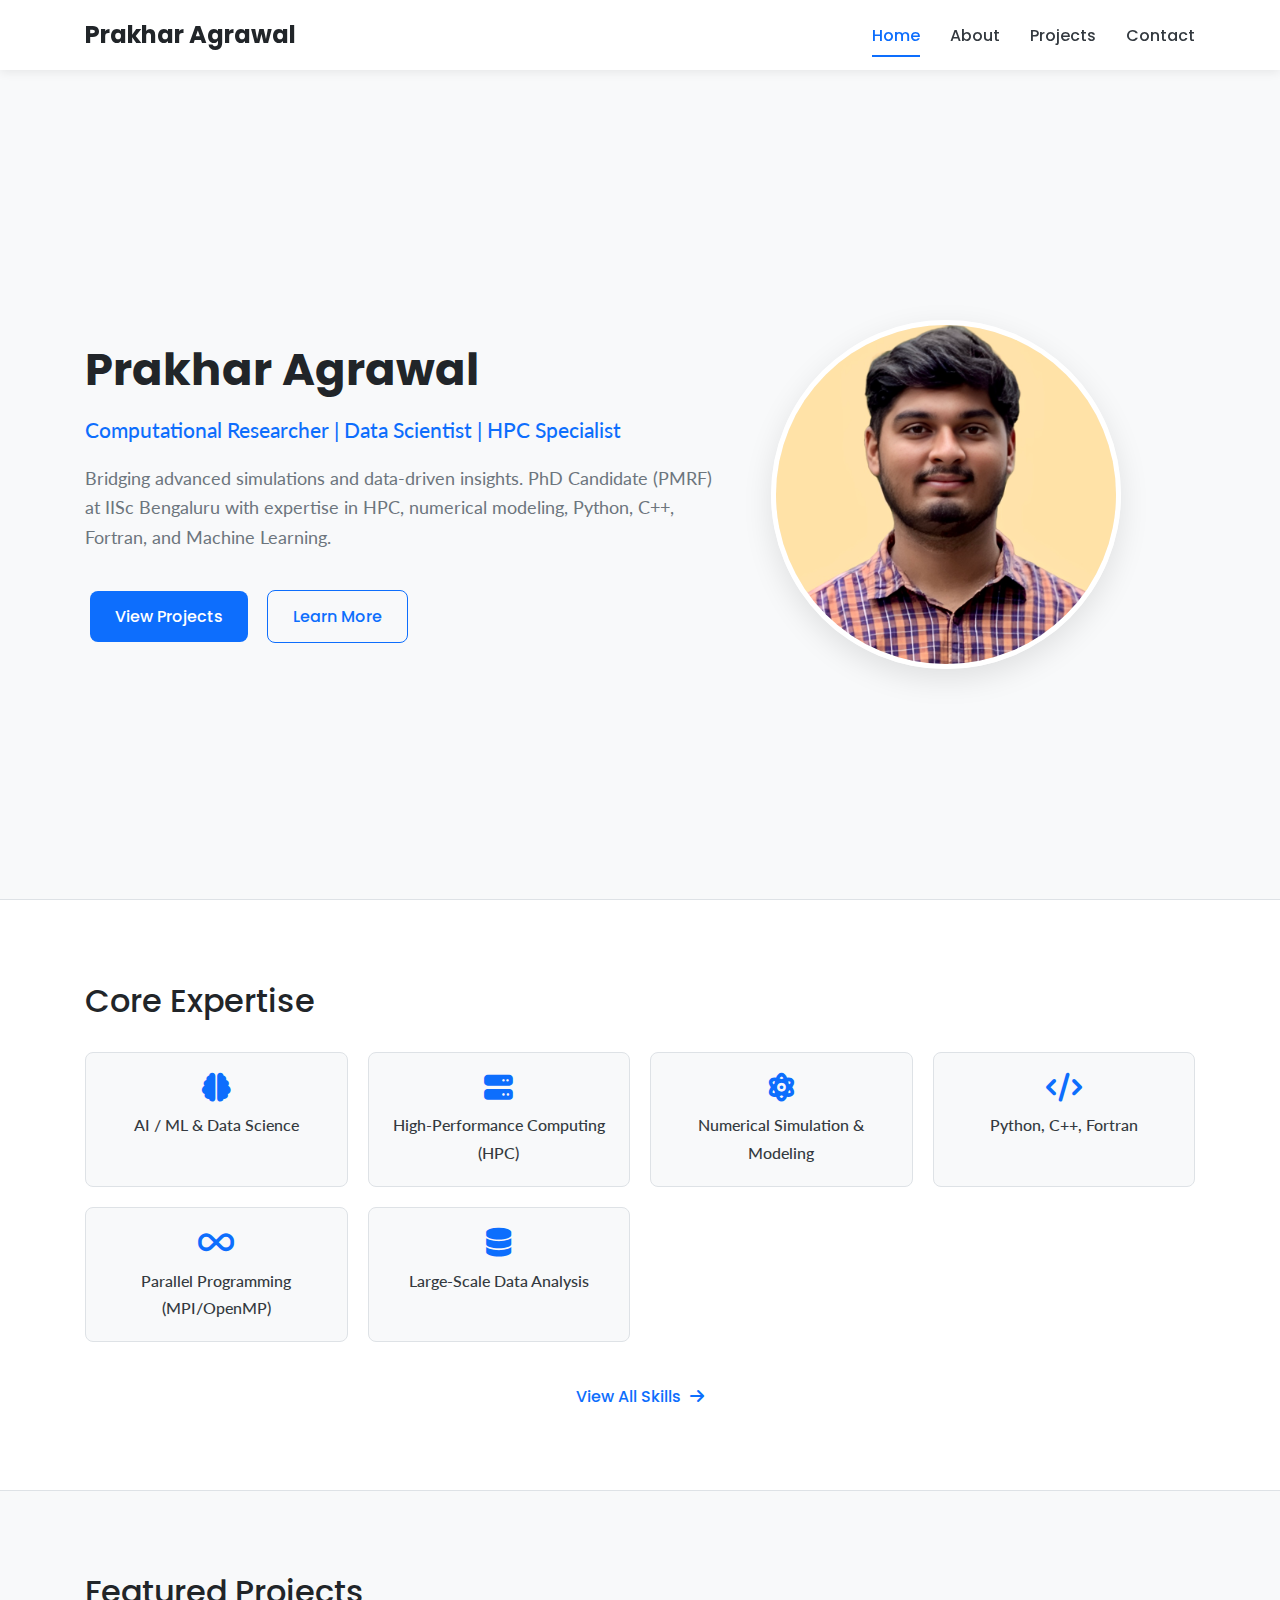
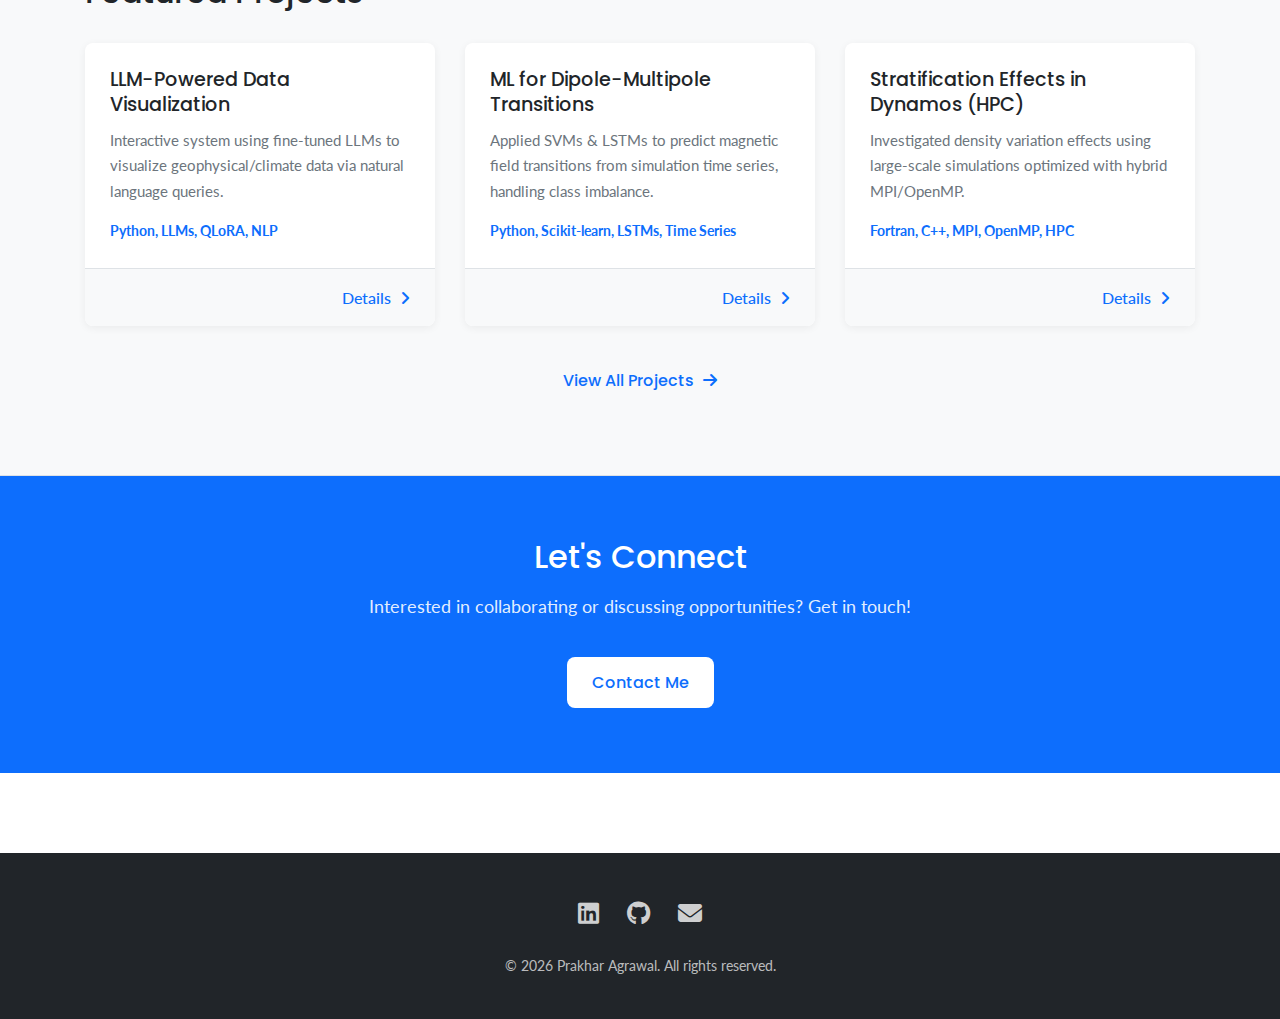
<file: index.html>
<!DOCTYPE html>
<html lang="en">
<head>
    <meta charset="UTF-8">
    <meta name="viewport" content="width=device-width, initial-scale=1.0">
    <title>Prakhar Agrawal - HPC, Data Science & ML</title>
    <link rel="stylesheet" href="style.css">
    <link rel="preconnect" href="https://fonts.googleapis.com">
    <link rel="preconnect" href="https://fonts.gstatic.com" crossorigin>
    <link href="https://fonts.googleapis.com/css2?family=Poppins:wght@400;500;700&family=Lato:wght@400;700&display=swap" rel="stylesheet">
    <link rel="stylesheet" href="https://cdnjs.cloudflare.com/ajax/libs/font-awesome/6.4.0/css/all.min.css"> <!-- Updated Font Awesome -->
</head>
<body>

    <header id="header">
        <nav class="container">
            <a href="index.html" class="logo">Prakhar Agrawal</a>
            <ul class="nav-links">
                <li><a href="index.html" class="active">Home</a></li>
                <li><a href="about.html">About</a></li>
                <li><a href="projects.html">Projects</a></li>
                <li><a href="contact.html">Contact</a></li>
            </ul>
            <button class="mobile-nav-toggle" aria-label="Toggle navigation" aria-expanded="false">
                <span></span>
                <span></span>
                <span></span>
            </button>
        </nav>
    </header>

    <main>
        <!-- Hero Section -->
        <section id="hero" class="hero-section">
            <div class="container hero-content">
                <div class="hero-text">
                    <h1>Prakhar Agrawal</h1>
                    <p class="tagline">Computational Researcher | Data Scientist | HPC Specialist</p>
                    <p>Bridging advanced simulations and data-driven insights. PhD Candidate (PMRF) at IISc Bengaluru with expertise in HPC, numerical modeling, Python, C++, Fortran, and Machine Learning.</p>
                    <div class="hero-buttons">
                        <a href="projects.html" class="btn btn-primary">View Projects</a>
                        <a href="about.html" class="btn btn-secondary">Learn More</a>
                    </div>
                </div>
                <div class="hero-image">
                    <img src="profile.jpg" alt="Prakhar Agrawal">
                </div>
            </div>
        </section>

        <!-- Skills Highlights Section -->
        <section id="skills-highlights" class="skills-section">
            <div class="container">
                <h2>Core Expertise</h2>
                <div class="skills-grid-condensed">
                    <div class="skill-item"><i class="fas fa-brain"></i> AI / ML & Data Science</div>
                    <div class="skill-item"><i class="fas fa-server"></i> High-Performance Computing (HPC)</div>
                    <div class="skill-item"><i class="fas fa-atom"></i> Numerical Simulation & Modeling</div>
                    <div class="skill-item"><i class="fas fa-code"></i> Python, C++, Fortran</div>
                    <div class="skill-item"><i class="fas fa-infinity"></i> Parallel Programming (MPI/OpenMP)</div>
                    <div class="skill-item"><i class="fas fa-database"></i> Large-Scale Data Analysis</div>
                </div>
                 <div class="view-all-link">
                    <a href="about.html#skills">View All Skills <i class="fas fa-arrow-right"></i></a>
                 </div>
            </div>
        </section>

        <!-- Featured Projects Section -->
        <section id="featured-projects" class="projects-section-condensed">
            <div class="container">
                <h2>Featured Projects</h2>
                <div class="projects-grid">
                    <!-- Project 1: LLM Viz -->
                    <div class="project-card">
                        <div class="card-content">
                            <h3>LLM-Powered Data Visualization</h3>
                            <p>Interactive system using fine-tuned LLMs to visualize geophysical/climate data via natural language queries.</p>
                            <p class="tech-stack">Python, LLMs, QLoRA, NLP</p>
                        </div>
                        <a href="projects.html#project-llm" class="card-link">Details <i class="fas fa-angle-right"></i></a>
                    </div>
                    <!-- Project 2: Dipole Prediction -->
                    <div class="project-card">
                         <div class="card-content">
                            <h3>ML for Dipole-Multipole Transitions</h3>
                            <p>Applied SVMs & LSTMs to predict magnetic field transitions from simulation time series, handling class imbalance.</p>
                            <p class="tech-stack">Python, Scikit-learn, LSTMs, Time Series</p>
                        </div>
                         <a href="projects.html#project-dipole" class="card-link">Details <i class="fas fa-angle-right"></i></a>
                    </div>
                    <!-- Project 3: Stratification Dynamo -->
                     <div class="project-card">
                         <div class="card-content">
                            <h3>Stratification Effects in Dynamos (HPC)</h3>
                            <p>Investigated density variation effects using large-scale simulations optimized with hybrid MPI/OpenMP.</p>
                             <p class="tech-stack">Fortran, C++, MPI, OpenMP, HPC</p>
                        </div>
                         <a href="projects.html#project-stratification" class="card-link">Details <i class="fas fa-angle-right"></i></a>
                    </div>
                </div>
                 <div class="view-all-link">
                     <a href="projects.html">View All Projects <i class="fas fa-arrow-right"></i></a>
                 </div>
            </div>
        </section>

        <!-- Call to Action Section -->
        <section id="cta" class="cta-section">
            <div class="container">
                <h2>Let's Connect</h2>
                <p>Interested in collaborating or discussing opportunities? Get in touch!</p>
                <a href="contact.html" class="btn btn-primary">Contact Me</a>
            </div>
        </section>

    </main>

    <footer>
        <div class="container">
            <div class="footer-content">
                <div class="footer-links">
                    <a href="https://www.linkedin.com/in/prakhar-agr/" target="_blank" rel="noopener noreferrer" aria-label="LinkedIn"><i class="fab fa-linkedin"></i></a>
                    <a href="https://github.com/prakharagrawal26/" target="_blank" rel="noopener noreferrer" aria-label="GitHub"><i class="fab fa-github"></i></a>
                    <a href="mailto:aprakhar@iisc.ac.in" aria-label="Email"><i class="fas fa-envelope"></i></a>
                </div>
                <p>© <span id="current-year"></span> Prakhar Agrawal. All rights reserved.</p>
            </div>
        </div>
    </footer>

    <script src="script.js"></script>
</body>
</html>
</file>
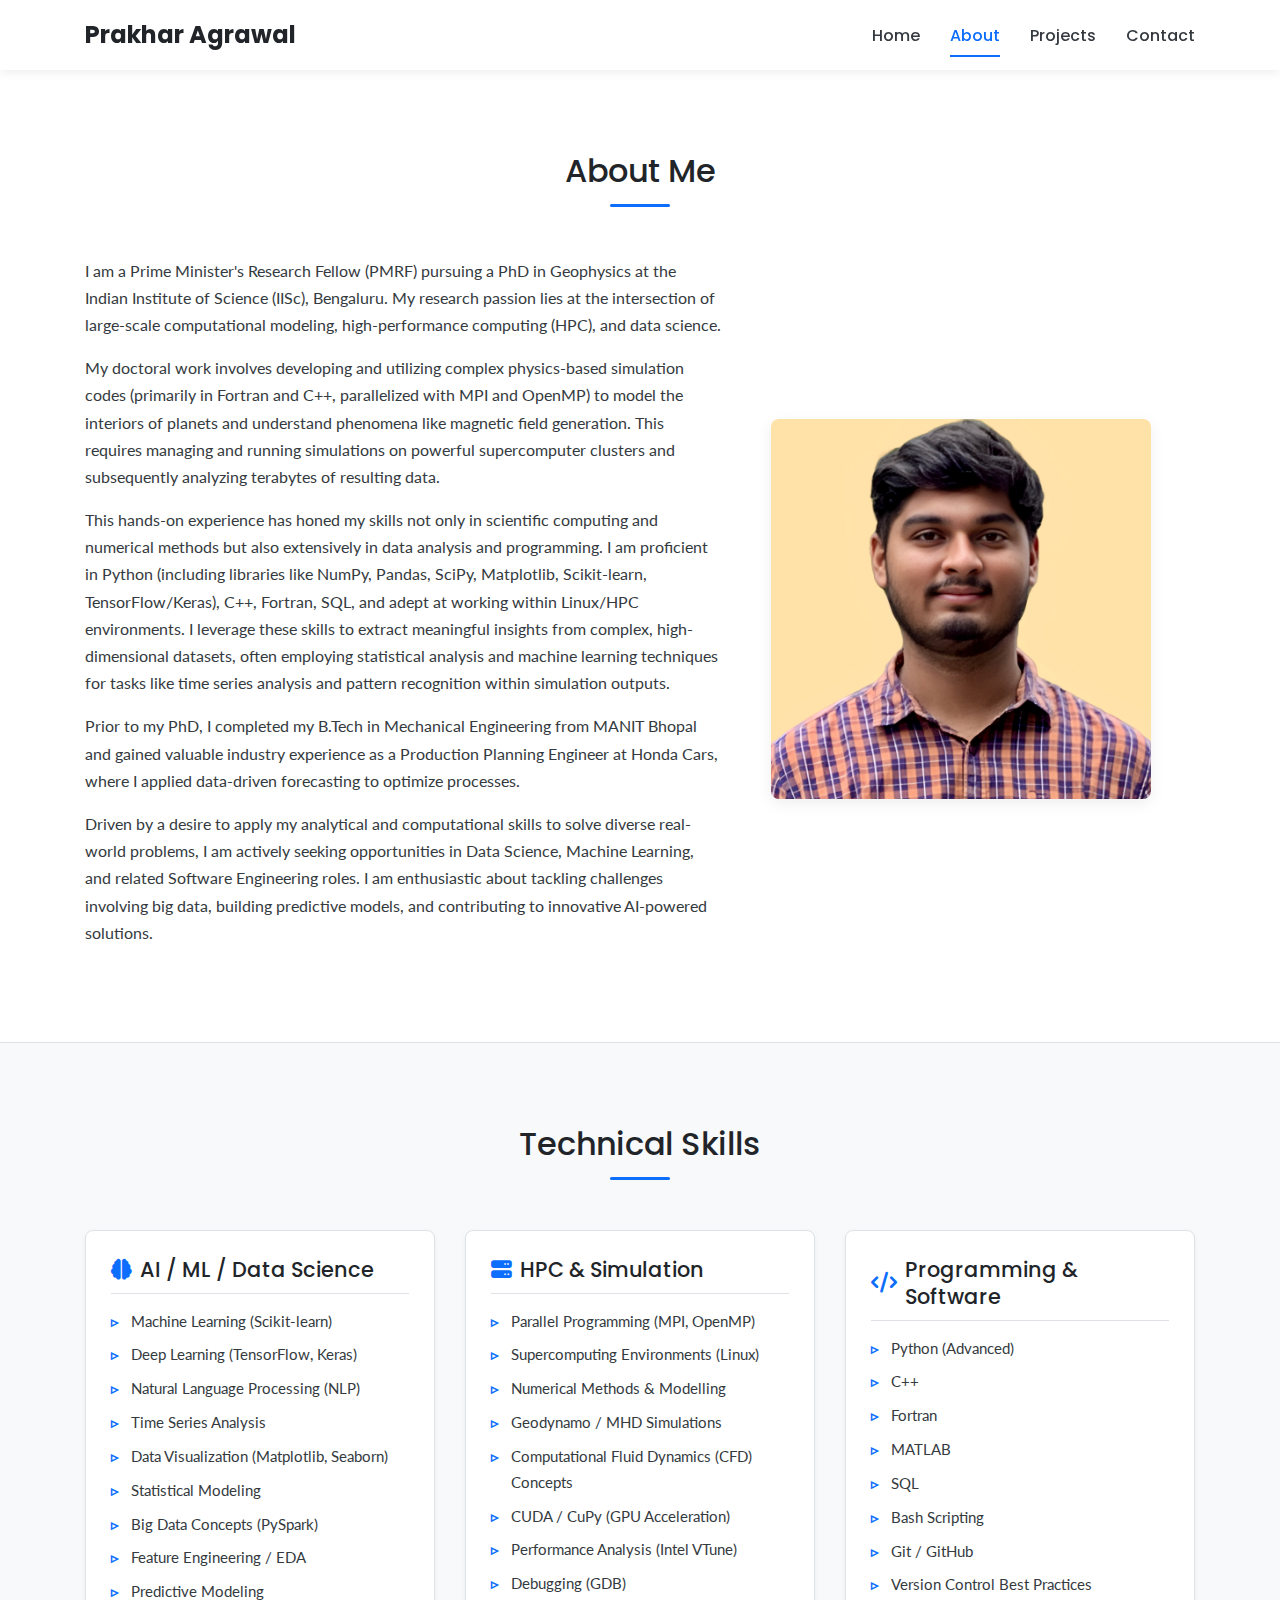
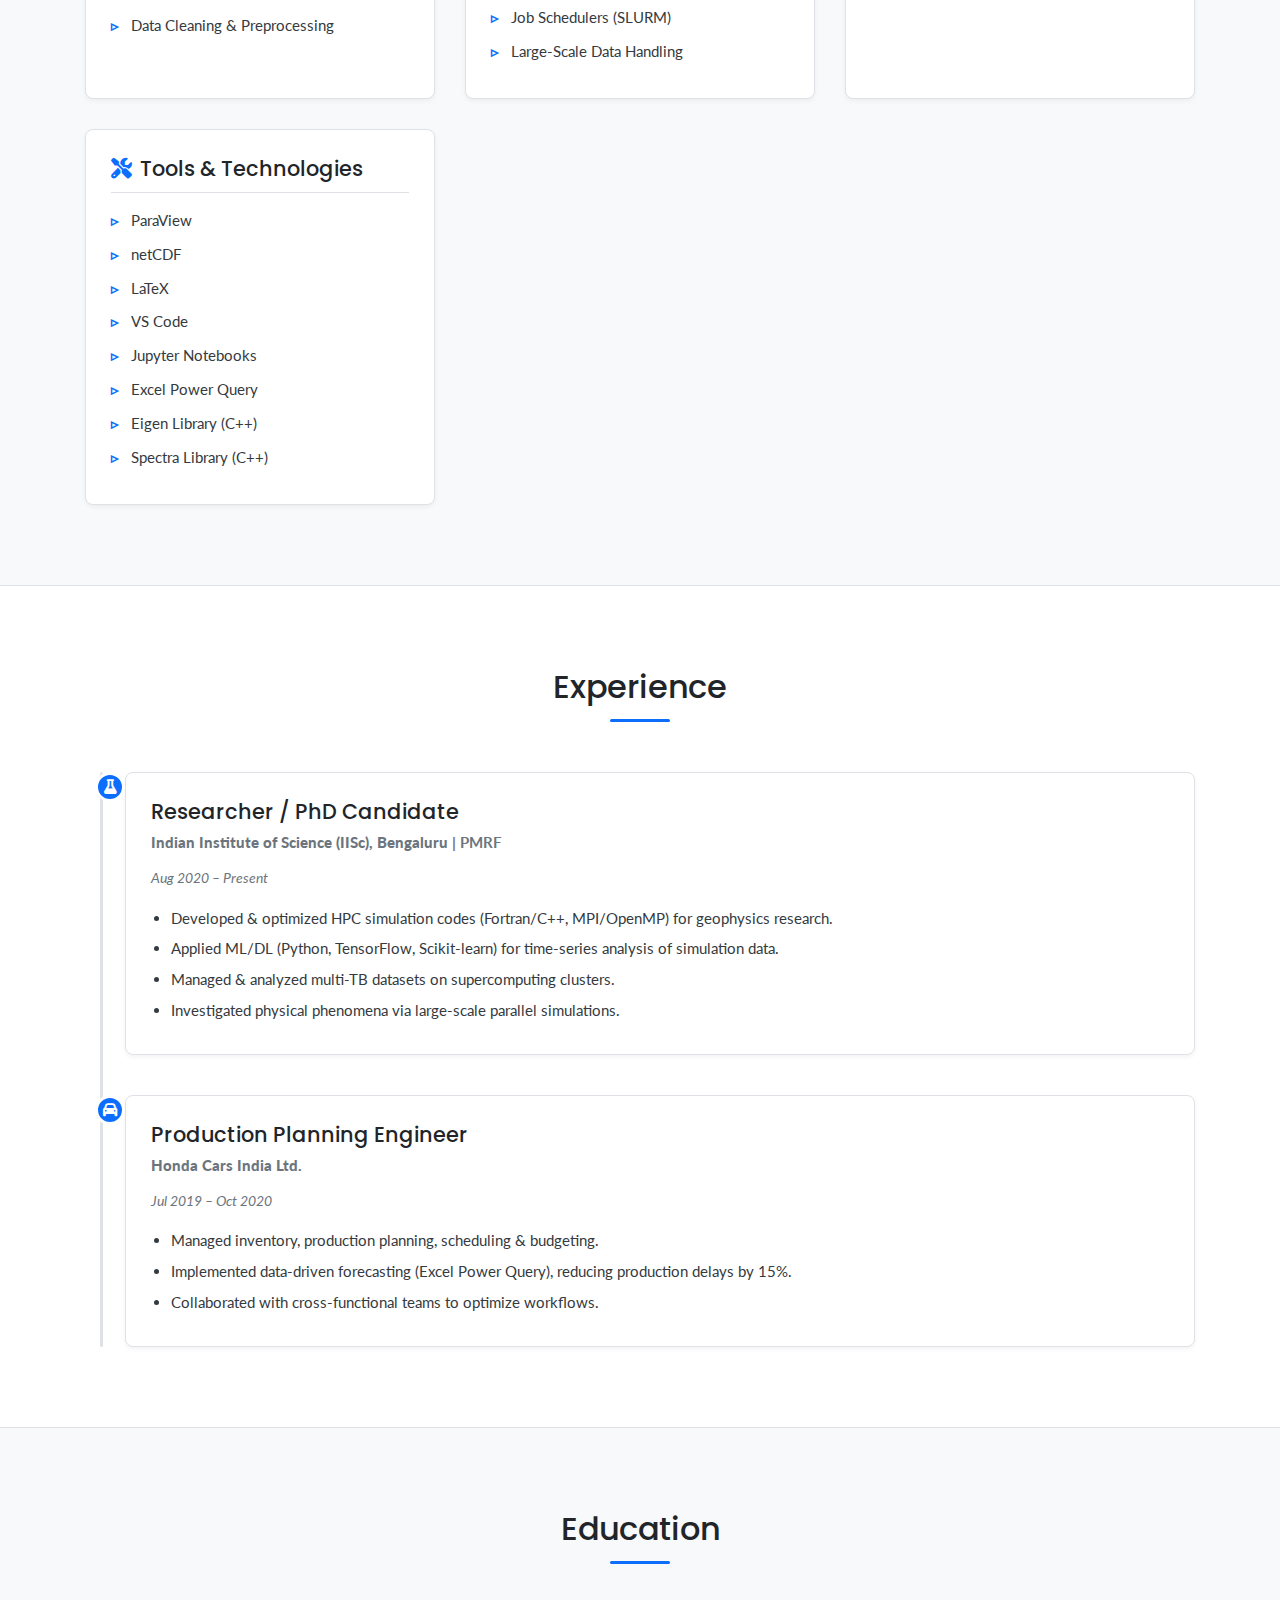
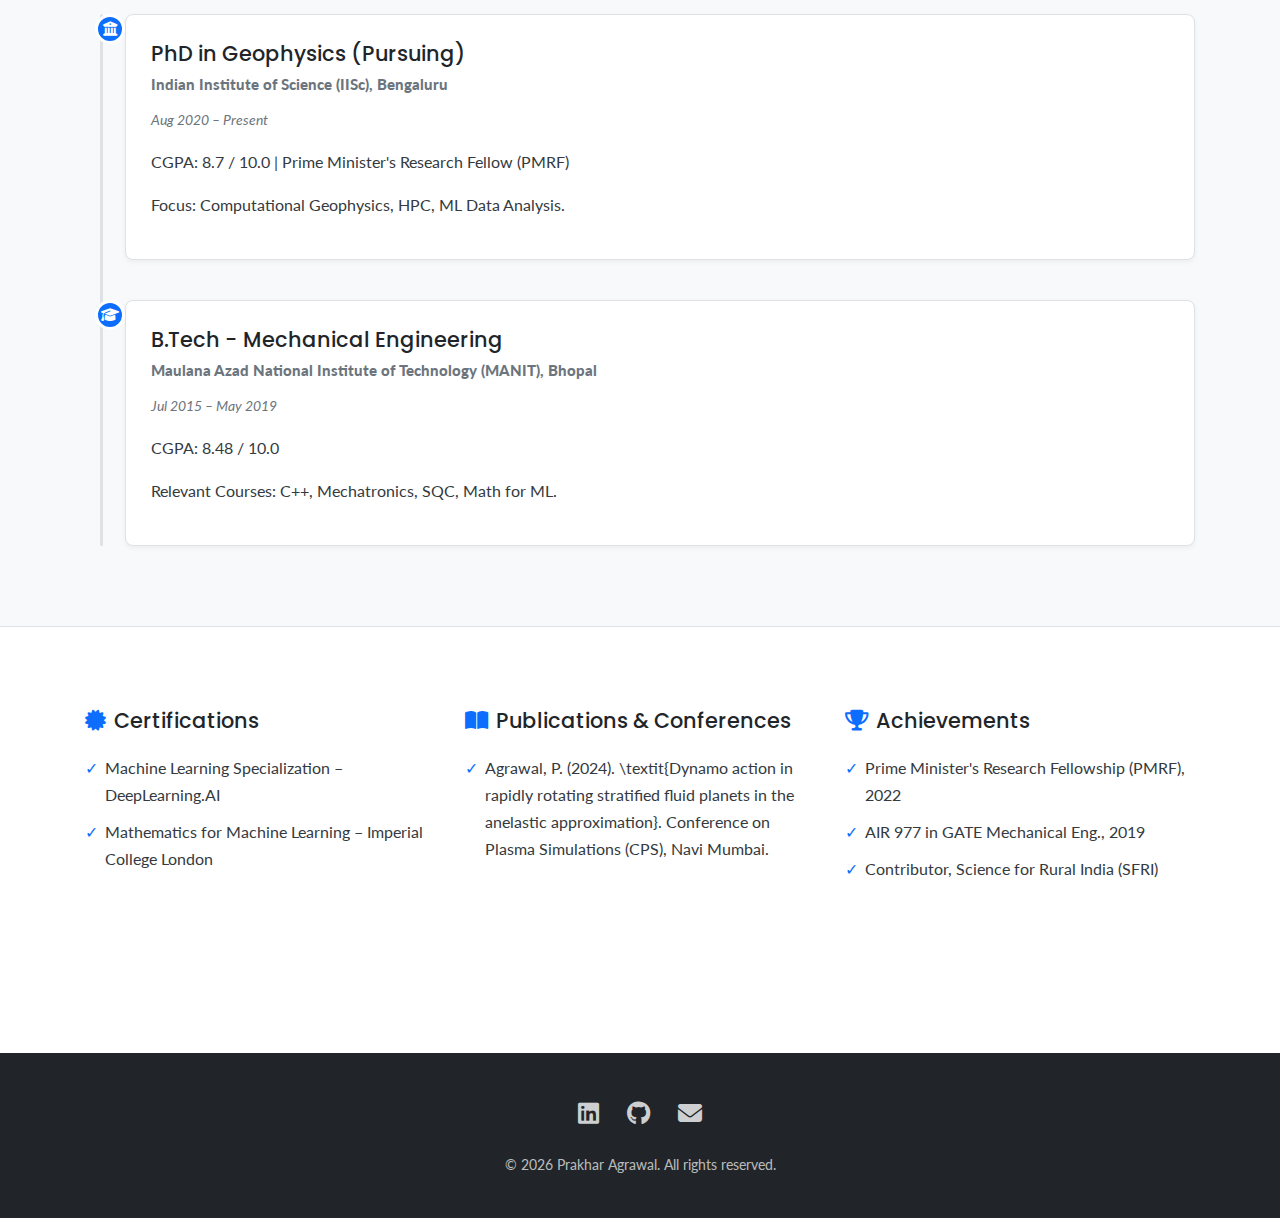
<file: about.html>
<!DOCTYPE html>
<html lang="en">
<head>
    <meta charset="UTF-8">
    <meta name="viewport" content="width=device-width, initial-scale=1.0">
    <title>About Me - Prakhar Agrawal</title>
    <link rel="stylesheet" href="style.css">
    <link rel="preconnect" href="https://fonts.googleapis.com">
    <link rel="preconnect" href="https://fonts.gstatic.com" crossorigin>
    <link href="https://fonts.googleapis.com/css2?family=Poppins:wght@400;500;700&family=Lato:wght@400;700&display=swap" rel="stylesheet">
    <link rel="stylesheet" href="https://cdnjs.cloudflare.com/ajax/libs/font-awesome/6.4.0/css/all.min.css">
</head>
<body>

    <header id="header">
        <nav class="container">
             <a href="index.html" class="logo">Prakhar Agrawal</a>
            <ul class="nav-links">
                <li><a href="index.html">Home</a></li>
                <li><a href="about.html" class="active">About</a></li>
                <li><a href="projects.html">Projects</a></li>
                <li><a href="contact.html">Contact</a></li>
            </ul>
             <button class="mobile-nav-toggle" aria-label="Toggle navigation" aria-expanded="false">
                <span></span>
                <span></span>
                <span></span>
            </button>
        </nav>
    </header>

    <main>
        <!-- About Me Section -->
        <section id="about-detailed" class="section-padding">
            <div class="container">
                <h2 class="section-title">About Me</h2>
                 <div class="about-content-detailed">
                    <div class="about-text">
                        <p>
                            I am a Prime Minister's Research Fellow (PMRF) pursuing a PhD in Geophysics at the Indian Institute of Science (IISc), Bengaluru. My research passion lies at the intersection of large-scale computational modeling, high-performance computing (HPC), and data science.
                        </p>
                        <p>
                            My doctoral work involves developing and utilizing complex physics-based simulation codes (primarily in Fortran and C++, parallelized with MPI and OpenMP) to model the interiors of planets and understand phenomena like magnetic field generation. This requires managing and running simulations on powerful supercomputer clusters and subsequently analyzing terabytes of resulting data.
                        </p>
                        <p>
                            This hands-on experience has honed my skills not only in scientific computing and numerical methods but also extensively in data analysis and programming. I am proficient in Python (including libraries like NumPy, Pandas, SciPy, Matplotlib, Scikit-learn, TensorFlow/Keras), C++, Fortran, SQL, and adept at working within Linux/HPC environments. I leverage these skills to extract meaningful insights from complex, high-dimensional datasets, often employing statistical analysis and machine learning techniques for tasks like time series analysis and pattern recognition within simulation outputs.
                        </p>
                        <p>
                            Prior to my PhD, I completed my B.Tech in Mechanical Engineering from MANIT Bhopal and gained valuable industry experience as a Production Planning Engineer at Honda Cars, where I applied data-driven forecasting to optimize processes.
                         </p>
                         <p>
                            Driven by a desire to apply my analytical and computational skills to solve diverse real-world problems, I am actively seeking opportunities in Data Science, Machine Learning, and related Software Engineering roles. I am enthusiastic about tackling challenges involving big data, building predictive models, and contributing to innovative AI-powered solutions.
                         </p>
                    </div>
                    <div class="about-image">
                        <img src="profile.jpg" alt="Prakhar Agrawal">
                    </div>
                </div>
            </div>
        </section>

         <!-- Skills Section -->
        <section id="skills" class="section-padding bg-light">
            <div class="container">
                <h2 class="section-title">Technical Skills</h2>
                <div class="skills-grid-detailed">
                    <div class="skill-category">
                        <h3><i class="fas fa-brain icon-left"></i>AI / ML / Data Science</h3>
                        <ul>
                            <li>Machine Learning (Scikit-learn)</li>
                            <li>Deep Learning (TensorFlow, Keras)</li>
                            <li>Natural Language Processing (NLP)</li>
                            <li>Time Series Analysis</li>
                            <li>Data Visualization (Matplotlib, Seaborn)</li>
                            <li>Statistical Modeling</li>
                            <li>Big Data Concepts (PySpark)</li>
                            <li>Feature Engineering / EDA</li>
                            <li>Predictive Modeling</li>
                            <li>Data Cleaning & Preprocessing</li>
                        </ul>
                    </div>
                     <div class="skill-category">
                        <h3><i class="fas fa-server icon-left"></i>HPC & Simulation</h3>
                        <ul>
                            <li>Parallel Programming (MPI, OpenMP)</li>
                            <li>Supercomputing Environments (Linux)</li>
                            <li>Numerical Methods & Modelling</li>
                            <li>Geodynamo / MHD Simulations</li>
                            <li>Computational Fluid Dynamics (CFD) Concepts</li>
                            <li>CUDA / CuPy (GPU Acceleration)</li>
                            <li>Performance Analysis (Intel VTune)</li>
                            <li>Debugging (GDB)</li>
                            <li>Job Schedulers (SLURM)</li>
                            <li>Large-Scale Data Handling</li>
                        </ul>
                    </div>
                     <div class="skill-category">
                        <h3><i class="fas fa-code icon-left"></i>Programming & Software</h3>
                        <ul>
                            <li>Python (Advanced)</li>
                            <li>C++</li>
                            <li>Fortran</li>
                            <li>MATLAB</li>
                            <li>SQL</li>
                            <li>Bash Scripting</li>
                            <li>Git / GitHub</li>
                            <li>Version Control Best Practices</li>
                        </ul>
                    </div>
                    <div class="skill-category">
                        <h3><i class="fas fa-tools icon-left"></i>Tools & Technologies</h3>
                        <ul>
                             <li>ParaView</li>
                             <li>netCDF</li>
                             <li>LaTeX</li>
                             <li>VS Code</li>
                             <li>Jupyter Notebooks</li>
                             <li>Excel Power Query</li>
                             <li>Eigen Library (C++)</li>
                             <li>Spectra Library (C++)</li>
                        </ul>
                    </div>
                </div>
            </div>
        </section>

        <!-- Experience Section -->
        <section id="experience" class="section-padding">
            <div class="container">
                <h2 class="section-title">Experience</h2>
                <div class="timeline">
                    <div class="timeline-item">
                        <div class="timeline-icon"><i class="fas fa-flask"></i></div>
                        <div class="timeline-content">
                            <h3>Researcher / PhD Candidate</h3>
                            <p class="timeline-subtitle"><strong>Indian Institute of Science (IISc), Bengaluru</strong> | PMRF</p>
                            <span class="timeline-date">Aug 2020 – Present</span>
                            <ul>
                                <li>Developed & optimized HPC simulation codes (Fortran/C++, MPI/OpenMP) for geophysics research.</li>
                                <li>Applied ML/DL (Python, TensorFlow, Scikit-learn) for time-series analysis of simulation data.</li>
                                <li>Managed & analyzed multi-TB datasets on supercomputing clusters.</li>
                                <li>Investigated physical phenomena via large-scale parallel simulations.</li>
                            </ul>
                        </div>
                    </div>
                    <div class="timeline-item">
                         <div class="timeline-icon"><i class="fas fa-car"></i></div>
                         <div class="timeline-content">
                            <h3>Production Planning Engineer</h3>
                            <p class="timeline-subtitle"><strong>Honda Cars India Ltd.</strong></p>
                             <span class="timeline-date">Jul 2019 – Oct 2020</span>
                            <ul>
                                <li>Managed inventory, production planning, scheduling & budgeting.</li>
                                <li>Implemented data-driven forecasting (Excel Power Query), reducing production delays by 15%.</li>
                                <li>Collaborated with cross-functional teams to optimize workflows.</li>
                            </ul>
                        </div>
                    </div>
                </div>
            </div>
        </section>

        <!-- Education Section -->
        <section id="education" class="section-padding bg-light">
            <div class="container">
                <h2 class="section-title">Education</h2>
                <div class="timeline">
                     <div class="timeline-item">
                        <div class="timeline-icon"><i class="fas fa-university"></i></div>
                        <div class="timeline-content">
                            <h3>PhD in Geophysics (Pursuing)</h3>
                            <p class="timeline-subtitle"><strong>Indian Institute of Science (IISc), Bengaluru</strong></p>
                            <span class="timeline-date">Aug 2020 – Present</span>
                            <p>CGPA: 8.7 / 10.0 | Prime Minister's Research Fellow (PMRF)</p>
                            <p>Focus: Computational Geophysics, HPC, ML Data Analysis.</p>
                         </div>
                    </div>
                    <div class="timeline-item">
                         <div class="timeline-icon"><i class="fas fa-graduation-cap"></i></div>
                         <div class="timeline-content">
                             <h3>B.Tech - Mechanical Engineering</h3>
                            <p class="timeline-subtitle"><strong>Maulana Azad National Institute of Technology (MANIT), Bhopal</strong></p>
                            <span class="timeline-date">Jul 2015 – May 2019</span>
                             <p>CGPA: 8.48 / 10.0</p>
                             <p>Relevant Courses: C++, Mechatronics, SQC, Math for ML.</p>
                        </div>
                    </div>
                </div>
            </div>
        </section>

         <!-- Certifications, Publications, Achievements -->
         <section id="extra-info" class="section-padding">
            <div class="container">
                 <div class="extra-info-grid">
                     <!-- Certifications -->
                    <div id="certifications">
                        <h3><i class="fas fa-certificate icon-left"></i>Certifications</h3>
                        <ul class="simple-list">
                            <li>Machine Learning Specialization – DeepLearning.AI</li>
                            <li>Mathematics for Machine Learning – Imperial College London</li>
                        </ul>
                    </div>

                    <!-- Publications -->
                    <div id="publications">
                         <h3><i class="fas fa-book-open icon-left"></i>Publications & Conferences</h3>
                         <ul class="simple-list">
                             <li>Agrawal, P. (2024). \textit{Dynamo action in rapidly rotating stratified fluid planets in the anelastic approximation}. Conference on Plasma Simulations (CPS), Navi Mumbai.</li>
                         </ul>
                    </div>

                    <!-- Achievements -->
                    <div id="achievements">
                        <h3><i class="fas fa-trophy icon-left"></i>Achievements</h3>
                         <ul class="simple-list">
                            <li>Prime Minister's Research Fellowship (PMRF), 2022</li>
                            <li>AIR 977 in GATE Mechanical Eng., 2019</li>
                            <li>Contributor, Science for Rural India (SFRI)</li>
                        </ul>
                    </div>
                 </div>
            </div>
         </section>

    </main>

    <footer>
        <div class="container">
             <div class="footer-content">
                <div class="footer-links">
                    <a href="https://www.linkedin.com/in/prakhar-agr/" target="_blank" rel="noopener noreferrer" aria-label="LinkedIn"><i class="fab fa-linkedin"></i></a>
                    <a href="https://github.com/prakharagrawal26/" target="_blank" rel="noopener noreferrer" aria-label="GitHub"><i class="fab fa-github"></i></a>
                    <a href="mailto:aprakhar@iisc.ac.in" aria-label="Email"><i class="fas fa-envelope"></i></a>
                </div>
                <p>© <span id="current-year"></span> Prakhar Agrawal. All rights reserved.</p>
            </div>
        </div>
    </footer>

    <script src="script.js"></script>
</body>
</html>
</file>
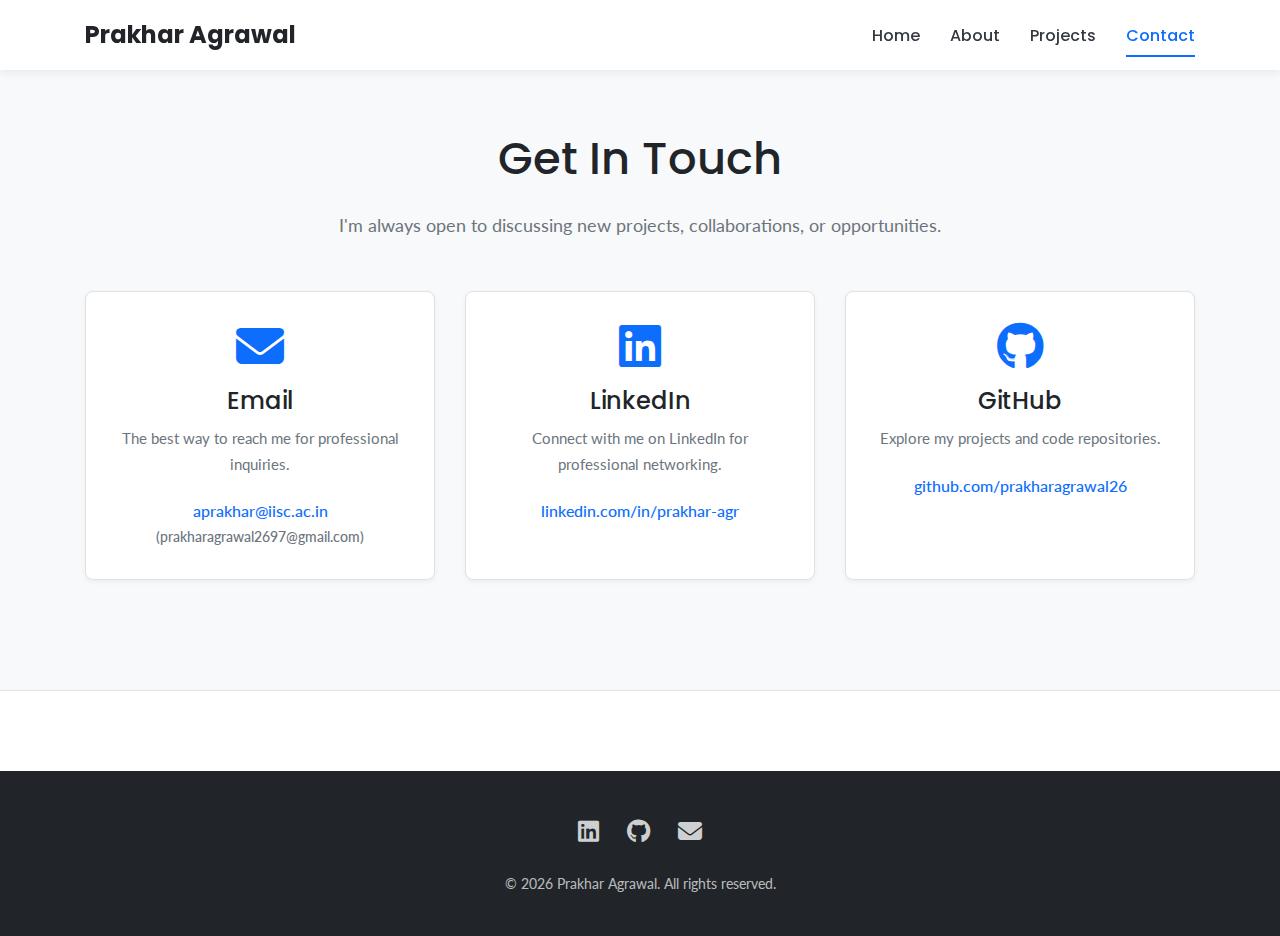
<file: contact.html>
<!DOCTYPE html>
<html lang="en">
<head>
    <meta charset="UTF-8">
    <meta name="viewport" content="width=device-width, initial-scale=1.0">
    <title>Contact - Prakhar Agrawal</title>
    <link rel="stylesheet" href="style.css">
    <link rel="preconnect" href="https://fonts.googleapis.com">
    <link rel="preconnect" href="https://fonts.gstatic.com" crossorigin>
    <link href="https://fonts.googleapis.com/css2?family=Poppins:wght@400;500;700&family=Lato:wght@400;700&display=swap" rel="stylesheet">
     <link rel="stylesheet" href="https://cdnjs.cloudflare.com/ajax/libs/font-awesome/6.4.0/css/all.min.css">
</head>
<body>

    <header id="header">
        <nav class="container">
             <a href="index.html" class="logo">Prakhar Agrawal</a>
            <ul class="nav-links">
                <li><a href="index.html">Home</a></li>
                <li><a href="about.html">About</a></li>
                <li><a href="projects.html">Projects</a></li>
                <li><a href="contact.html" class="active">Contact</a></li>
            </ul>
             <button class="mobile-nav-toggle" aria-label="Toggle navigation" aria-expanded="false">
                <span></span>
                <span></span>
                <span></span>
            </button>
        </nav>
    </header>

    <main>
         <section id="contact-page" class="section-padding page-title-section">
            <div class="container">
                <h1 class="page-title">Get In Touch</h1>
                <p class="page-subtitle">I'm always open to discussing new projects, collaborations, or opportunities.</p>

                <div class="contact-options">
                    <div class="contact-card">
                        <i class="fas fa-envelope fa-3x contact-icon"></i>
                        <h3>Email</h3>
                        <p>The best way to reach me for professional inquiries.</p>
                        <a href="mailto:aprakhar@iisc.ac.in" class="contact-link">aprakhar@iisc.ac.in</a>
                         <a href="mailto:prakharagrawal2697@gmail.com" class="contact-link alt">(prakharagrawal2697@gmail.com)</a>
                    </div>

                     <div class="contact-card">
                        <i class="fab fa-linkedin fa-3x contact-icon"></i>
                        <h3>LinkedIn</h3>
                        <p>Connect with me on LinkedIn for professional networking.</p>
                        <a href="https://www.linkedin.com/in/prakhar-agr/" target="_blank" rel="noopener noreferrer" class="contact-link">linkedin.com/in/prakhar-agr</a>
                    </div>

                    <div class="contact-card">
                        <i class="fab fa-github fa-3x contact-icon"></i>
                        <h3>GitHub</h3>
                        <p>Explore my projects and code repositories.</p>
                        <a href="https://github.com/prakharagrawal26/" target="_blank" rel="noopener noreferrer" class="contact-link">github.com/prakharagrawal26</a>
                    </div>
                </div>

                <!-- Optional: Add a contact form here later if needed -->
                 <!--
                 <div class="contact-form-container">
                     <h3>Or Send Me a Message Directly</h3>
                     <form id="contact-form">
                         <div class="form-group">
                             <label for="name">Name</label>
                             <input type="text" id="name" name="name" required>
                         </div>
                         <div class="form-group">
                            <label for="email">Email</label>
                             <input type="email" id="email" name="email" required>
                         </div>
                         <div class="form-group">
                             <label for="message">Message</label>
                             <textarea id="message" name="message" rows="5" required></textarea>
                         </div>
                         <button type="submit" class="btn btn-primary">Send Message</button>
                     </form>
                 </div>
                 -->

            </div>
         </section>
    </main>

     <footer>
        <div class="container">
            <div class="footer-content">
                <div class="footer-links">
                    <a href="https://www.linkedin.com/in/prakhar-agr/" target="_blank" rel="noopener noreferrer" aria-label="LinkedIn"><i class="fab fa-linkedin"></i></a>
                    <a href="https://github.com/prakharagrawal26/" target="_blank" rel="noopener noreferrer" aria-label="GitHub"><i class="fab fa-github"></i></a>
                    <a href="mailto:aprakhar@iisc.ac.in" aria-label="Email"><i class="fas fa-envelope"></i></a>
                </div>
                <p>© <span id="current-year"></span> Prakhar Agrawal. All rights reserved.</p>
            </div>
        </div>
    </footer>

    <script src="script.js"></script>
</body>
</html>
</file>
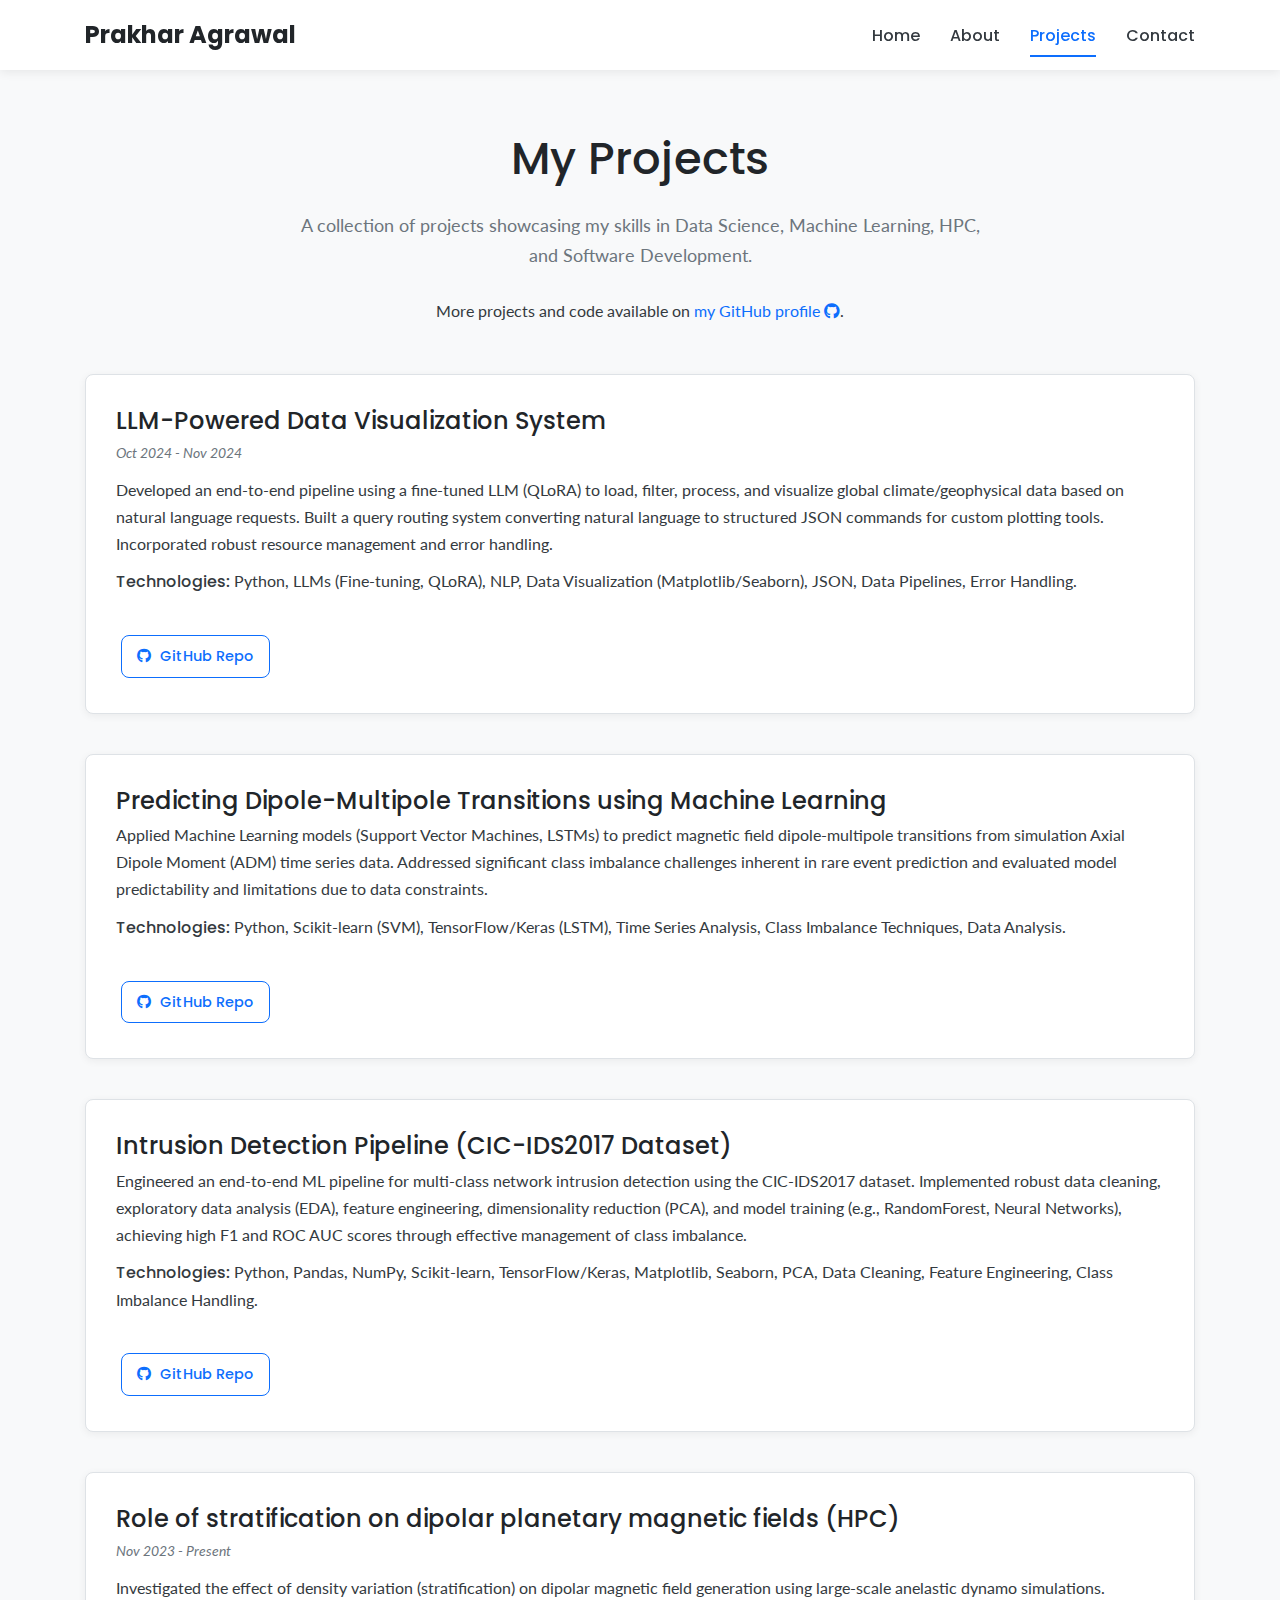
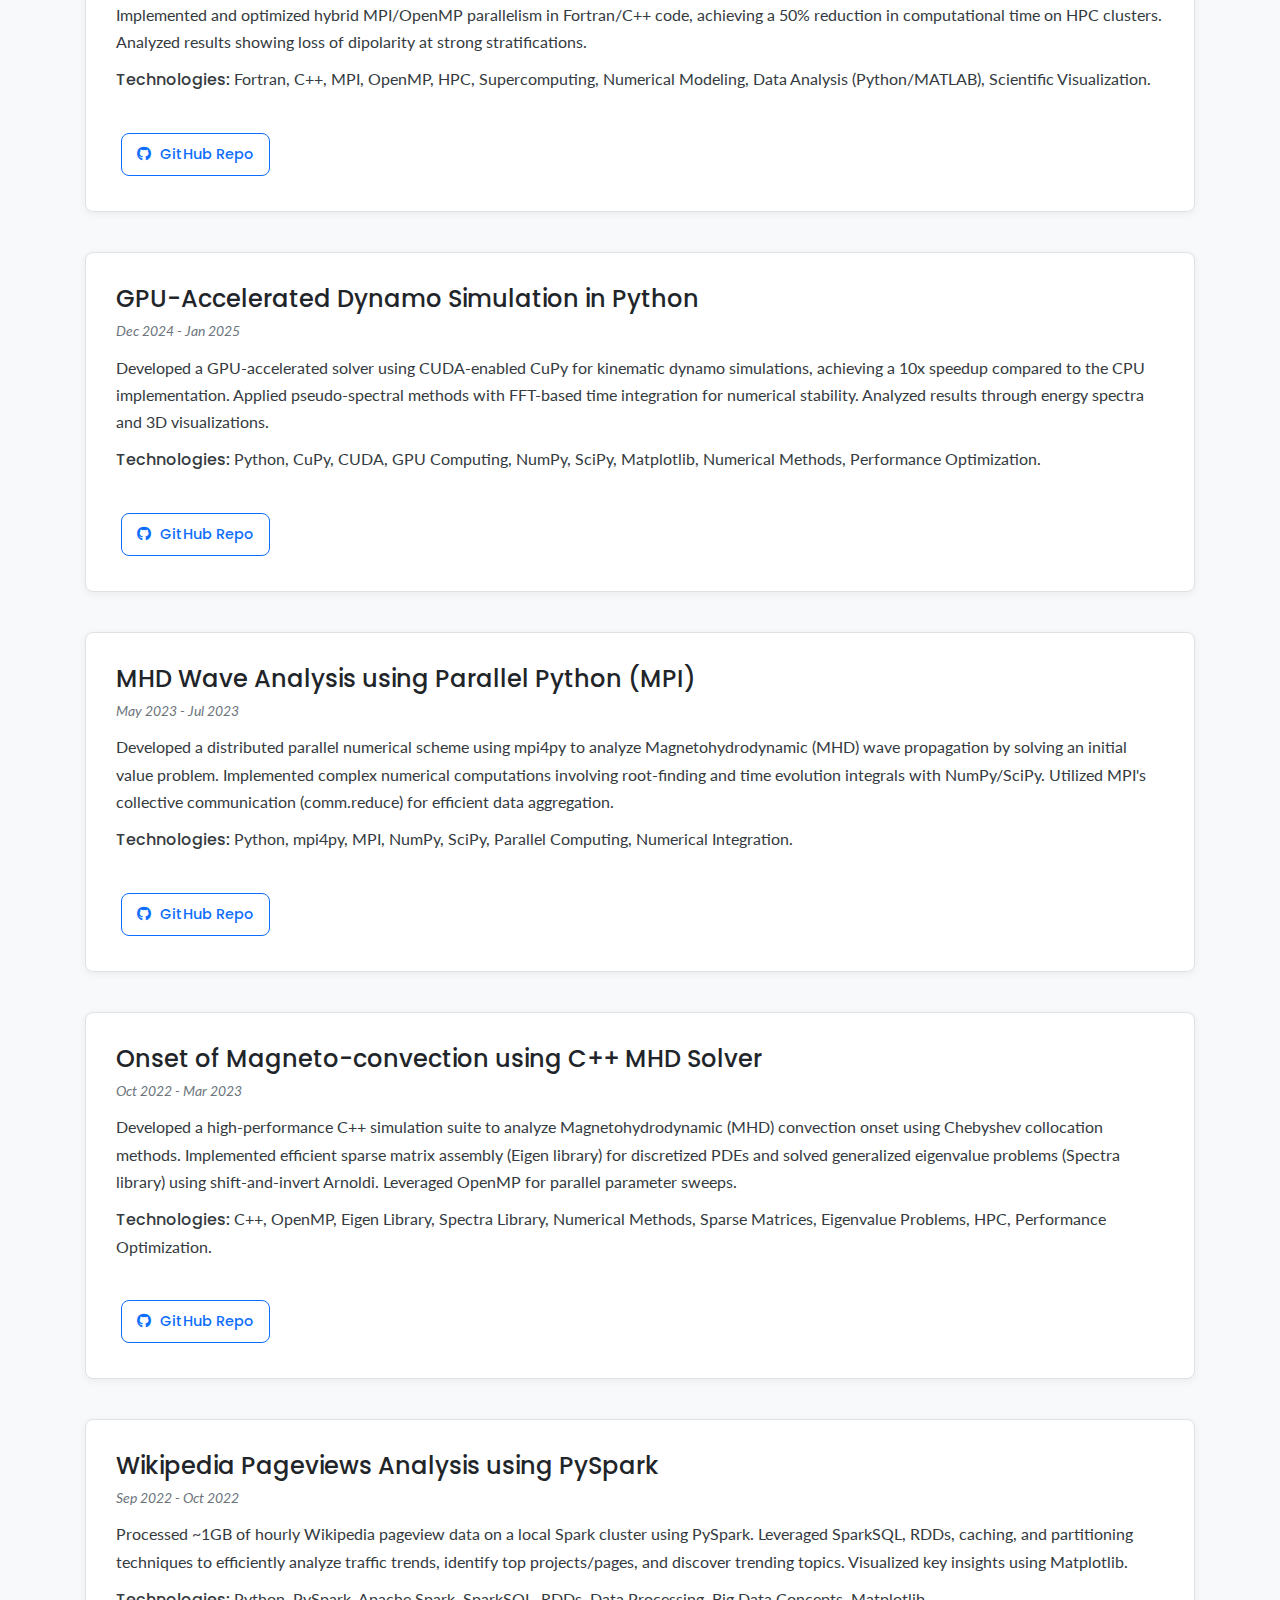
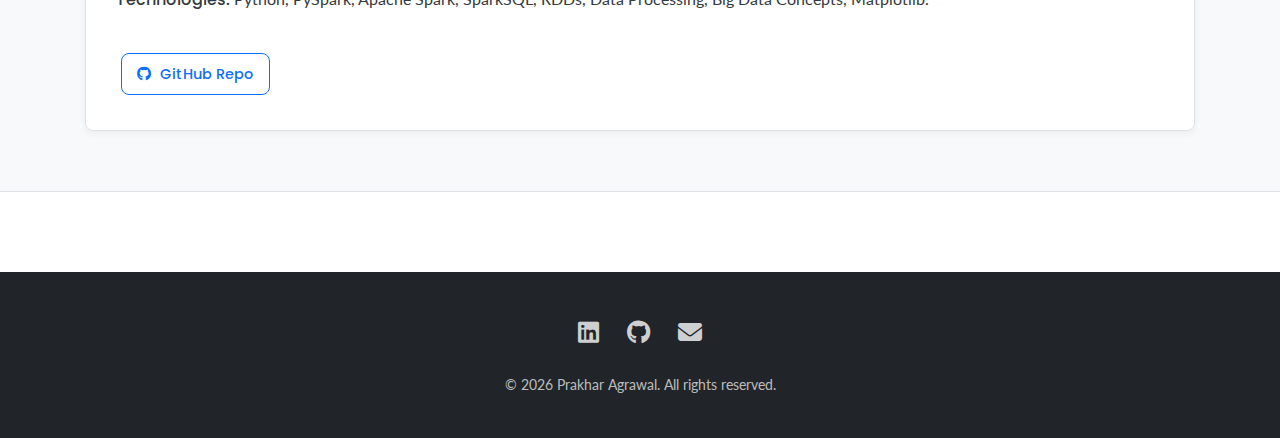
<file: projects.html>
<!DOCTYPE html>
<html lang="en">
<head>
    <meta charset="UTF-8">
    <meta name="viewport" content="width=device-width, initial-scale=1.0">
    <title>Projects - Prakhar Agrawal</title>
    <link rel="stylesheet" href="style.css">
    <link rel="preconnect" href="https://fonts.googleapis.com">
    <link rel="preconnect" href="https://fonts.gstatic.com" crossorigin>
    <link href="https://fonts.googleapis.com/css2?family=Poppins:wght@400;500;700&family=Lato:wght@400;700&display=swap" rel="stylesheet">
     <link rel="stylesheet" href="https://cdnjs.cloudflare.com/ajax/libs/font-awesome/6.4.0/css/all.min.css">
</head>
<body>

    <header id="header">
        <nav class="container">
            <a href="index.html" class="logo">Prakhar Agrawal</a>
            <ul class="nav-links">
                <li><a href="index.html">Home</a></li>
                <li><a href="about.html">About</a></li>
                <li><a href="projects.html" class="active">Projects</a></li>
                <li><a href="contact.html">Contact</a></li>
            </ul>
             <button class="mobile-nav-toggle" aria-label="Toggle navigation" aria-expanded="false">
                <span></span>
                <span></span>
                <span></span>
            </button>
        </nav>
    </header>

    <main>
        <section id="projects-all" class="section-padding page-title-section">
            <div class="container">
                <h1 class="page-title">My Projects</h1>
                 <p class="page-subtitle">A collection of projects showcasing my skills in Data Science, Machine Learning, HPC, and Software Development.</p>
                <p class="text-center">More projects and code available on <a href="https://github.com/prakharagrawal26/" target="_blank" rel="noopener noreferrer">my GitHub profile <i class="fab fa-github"></i></a>.</p>

                <div class="projects-grid-full">
                    <!-- Project 1: LLM Viz -->
                    <div class="project-card-full" id="project-llm">
                        <div class="card-content">
                            <h3>LLM-Powered Data Visualization System</h3>
                            <span class="project-date">Oct 2024 - Nov 2024</span>
                            <p>Developed an end-to-end pipeline using a fine-tuned LLM (QLoRA) to load, filter, process, and visualize global climate/geophysical data based on natural language requests. Built a query routing system converting natural language to structured JSON commands for custom plotting tools. Incorporated robust resource management and error handling.</p>
                            <p><strong>Technologies:</strong> Python, LLMs (Fine-tuning, QLoRA), NLP, Data Visualization (Matplotlib/Seaborn), JSON, Data Pipelines, Error Handling.</p>
                        </div>
                        <div class="project-links">
                            <a href="#" target="_blank" rel="noopener noreferrer" class="btn btn-secondary btn-small"><i class="fab fa-github"></i> GitHub Repo</a>
                            <!-- <a href="#" target="_blank" rel="noopener noreferrer" class="btn btn-secondary btn-small"><i class="fas fa-link"></i> Live Demo</a> -->
                        </div>
                    </div>

                    <!-- Project 2: Dipole Prediction -->
                    <div class="project-card-full" id="project-dipole">
                        <div class="card-content">
                            <h3>Predicting Dipole-Multipole Transitions using Machine Learning</h3>
                             <!-- <span class="project-date">Date Placeholder</span> -->
                            <p>Applied Machine Learning models (Support Vector Machines, LSTMs) to predict magnetic field dipole-multipole transitions from simulation Axial Dipole Moment (ADM) time series data. Addressed significant class imbalance challenges inherent in rare event prediction and evaluated model predictability and limitations due to data constraints.</p>
                            <p><strong>Technologies:</strong> Python, Scikit-learn (SVM), TensorFlow/Keras (LSTM), Time Series Analysis, Class Imbalance Techniques, Data Analysis.</p>
                        </div>
                         <div class="project-links">
                            <a href="#" target="_blank" rel="noopener noreferrer" class="btn btn-secondary btn-small"><i class="fab fa-github"></i> GitHub Repo</a>
                        </div>
                    </div>

                     <!-- Project 3: Intrusion Detection -->
                    <div class="project-card-full" id="project-intrusion">
                         <div class="card-content">
                            <h3>Intrusion Detection Pipeline (CIC-IDS2017 Dataset)</h3>
                             <!-- <span class="project-date">Date Placeholder</span> -->
                            <p>Engineered an end-to-end ML pipeline for multi-class network intrusion detection using the CIC-IDS2017 dataset. Implemented robust data cleaning, exploratory data analysis (EDA), feature engineering, dimensionality reduction (PCA), and model training (e.g., RandomForest, Neural Networks), achieving high F1 and ROC AUC scores through effective management of class imbalance.</p>
                            <p><strong>Technologies:</strong> Python, Pandas, NumPy, Scikit-learn, TensorFlow/Keras, Matplotlib, Seaborn, PCA, Data Cleaning, Feature Engineering, Class Imbalance Handling.</p>
                         </div>
                         <div class="project-links">
                            <a href="#" target="_blank" rel="noopener noreferrer" class="btn btn-secondary btn-small"><i class="fab fa-github"></i> GitHub Repo</a>
                        </div>
                    </div>

                     <!-- Project 4: Stratification Dynamo -->
                     <div class="project-card-full" id="project-stratification">
                        <div class="card-content">
                            <h3>Role of stratification on dipolar planetary magnetic fields (HPC)</h3>
                            <span class="project-date">Nov 2023 - Present</span>
                            <p>Investigated the effect of density variation (stratification) on dipolar magnetic field generation using large-scale anelastic dynamo simulations. Implemented and optimized hybrid MPI/OpenMP parallelism in Fortran/C++ code, achieving a 50% reduction in computational time on HPC clusters. Analyzed results showing loss of dipolarity at strong stratifications.</p>
                            <p><strong>Technologies:</strong> Fortran, C++, MPI, OpenMP, HPC, Supercomputing, Numerical Modeling, Data Analysis (Python/MATLAB), Scientific Visualization.</p>
                        </div>
                         <div class="project-links">
                            <a href="#" target="_blank" rel="noopener noreferrer" class="btn btn-secondary btn-small"><i class="fab fa-github"></i> GitHub Repo</a>
                        </div>
                    </div>

                     <!-- Project 5: GPU Dynamo -->
                     <div class="project-card-full" id="project-gpu-dynamo">
                        <div class="card-content">
                            <h3>GPU-Accelerated Dynamo Simulation in Python</h3>
                            <span class="project-date">Dec 2024 - Jan 2025</span>
                            <p>Developed a GPU-accelerated solver using CUDA-enabled CuPy for kinematic dynamo simulations, achieving a 10x speedup compared to the CPU implementation. Applied pseudo-spectral methods with FFT-based time integration for numerical stability. Analyzed results through energy spectra and 3D visualizations.</p>
                            <p><strong>Technologies:</strong> Python, CuPy, CUDA, GPU Computing, NumPy, SciPy, Matplotlib, Numerical Methods, Performance Optimization.</p>
                        </div>
                         <div class="project-links">
                           <a href="#" target="_blank" rel="noopener noreferrer" class="btn btn-secondary btn-small"><i class="fab fa-github"></i> GitHub Repo</a>
                        </div>
                    </div>

                    <!-- Project 6: MHD Wave Analysis -->
                    <div class="project-card-full" id="project-mhd-wave">
                        <div class="card-content">
                             <h3>MHD Wave Analysis using Parallel Python (MPI)</h3>
                             <span class="project-date">May 2023 - Jul 2023</span>
                            <p>Developed a distributed parallel numerical scheme using mpi4py to analyze Magnetohydrodynamic (MHD) wave propagation by solving an initial value problem. Implemented complex numerical computations involving root-finding and time evolution integrals with NumPy/SciPy. Utilized MPI's collective communication (comm.reduce) for efficient data aggregation.</p>
                            <p><strong>Technologies:</strong> Python, mpi4py, MPI, NumPy, SciPy, Parallel Computing, Numerical Integration.</p>
                         </div>
                         <div class="project-links">
                            <a href="#" target="_blank" rel="noopener noreferrer" class="btn btn-secondary btn-small"><i class="fab fa-github"></i> GitHub Repo</a>
                        </div>
                    </div>

                     <!-- Project 7: C++ MHD Solver -->
                    <div class="project-card-full" id="project-cpp-solver">
                        <div class="card-content">
                            <h3>Onset of Magneto-convection using C++ MHD Solver</h3>
                            <span class="project-date">Oct 2022 - Mar 2023</span>
                            <p>Developed a high-performance C++ simulation suite to analyze Magnetohydrodynamic (MHD) convection onset using Chebyshev collocation methods. Implemented efficient sparse matrix assembly (Eigen library) for discretized PDEs and solved generalized eigenvalue problems (Spectra library) using shift-and-invert Arnoldi. Leveraged OpenMP for parallel parameter sweeps.</p>
                            <p><strong>Technologies:</strong> C++, OpenMP, Eigen Library, Spectra Library, Numerical Methods, Sparse Matrices, Eigenvalue Problems, HPC, Performance Optimization.</p>
                        </div>
                         <div class="project-links">
                            <a href="#" target="_blank" rel="noopener noreferrer" class="btn btn-secondary btn-small"><i class="fab fa-github"></i> GitHub Repo</a>
                        </div>
                    </div>

                    <!-- Project 8: Spark Wikipedia -->
                    <div class="project-card-full" id="project-spark-wiki">
                         <div class="card-content">
                             <h3>Wikipedia Pageviews Analysis using PySpark</h3>
                            <span class="project-date">Sep 2022 - Oct 2022</span>
                            <p>Processed ~1GB of hourly Wikipedia pageview data on a local Spark cluster using PySpark. Leveraged SparkSQL, RDDs, caching, and partitioning techniques to efficiently analyze traffic trends, identify top projects/pages, and discover trending topics. Visualized key insights using Matplotlib.</p>
                            <p><strong>Technologies:</strong> Python, PySpark, Apache Spark, SparkSQL, RDDs, Data Processing, Big Data Concepts, Matplotlib.</p>
                         </div>
                         <div class="project-links">
                            <a href="#" target="_blank" rel="noopener noreferrer" class="btn btn-secondary btn-small"><i class="fab fa-github"></i> GitHub Repo</a>
                        </div>
                    </div>

                    <!-- Add more project cards as needed, following the pattern -->
                    <!-- Example Placeholder
                    <div class="project-card-full" id="project-placeholder-9">
                        <div class="card-content">
                             <h3>Placeholder Project 9</h3>
                             <span class="project-date">Date</span>
                             <p>Description of the project goes here.</p>
                             <p><strong>Technologies:</strong> Tech A, Tech B, Tech C</p>
                        </div>
                         <div class="project-links">
                             <a href="#" target="_blank" rel="noopener noreferrer" class="btn btn-secondary btn-small"><i class="fab fa-github"></i> GitHub Repo</a>
                         </div>
                    </div>
                    -->

                </div>
            </div>
        </section>
    </main>

     <footer>
        <div class="container">
             <div class="footer-content">
                <div class="footer-links">
                    <a href="https://www.linkedin.com/in/prakhar-agr/" target="_blank" rel="noopener noreferrer" aria-label="LinkedIn"><i class="fab fa-linkedin"></i></a>
                    <a href="https://github.com/prakharagrawal26/" target="_blank" rel="noopener noreferrer" aria-label="GitHub"><i class="fab fa-github"></i></a>
                    <a href="mailto:aprakhar@iisc.ac.in" aria-label="Email"><i class="fas fa-envelope"></i></a>
                </div>
                <p>© <span id="current-year"></span> Prakhar Agrawal. All rights reserved.</p>
            </div>
        </div>
    </footer>

    <script src="script.js"></script>
</body>
</html>
</file>
<file: style.css>
/* === ROOT VARIABLES === */
:root {
    --primary-color: #0d6efd; /* Bootstrap Blue - Adjust if needed */
    --secondary-color: #6c757d; /* Gray */
    --light-color: #f8f9fa; /* Very Light Gray */
    --dark-color: #212529; /* Nearly Black */
    --text-color: #343a40; /* Dark Gray for text */
    --body-bg: #ffffff;
    --border-color: #dee2e6;
    --link-color: var(--primary-color);
    --link-hover-color: #0a58ca; /* Darker blue */

    --font-primary: 'Poppins', sans-serif;
    --font-secondary: 'Lato', sans-serif;

    --container-width: 1140px;
    --header-height: 70px;
    --border-radius: 8px; /* Soft rounded corners */
    --box-shadow: 0 4px 15px rgba(0, 0, 0, 0.07);
    --transition-speed: 0.3s ease;
}

/* === BASE & RESET === */
*,
*::before,
*::after {
    box-sizing: border-box;
    margin: 0;
    padding: 0;
}

html {
    scroll-behavior: smooth;
    font-size: 16px; /* Base font size */
}

body {
    font-family: var(--font-secondary);
    line-height: 1.7;
    color: var(--text-color);
    background-color: var(--body-bg);
    padding-top: var(--header-height); /* Space for fixed header */
    -webkit-font-smoothing: antialiased;
    -moz-osx-font-smoothing: grayscale;
}

h1, h2, h3, h4, h5, h6 {
    font-family: var(--font-primary);
    font-weight: 500; /* Medium weight */
    color: var(--dark-color);
    line-height: 1.3;
    margin-bottom: 0.75em;
}

h1 { font-size: 2.8rem; }
h2 { font-size: 2rem; }
h3 { font-size: 1.5rem; }
p { margin-bottom: 1rem; }

a {
    color: var(--link-color);
    text-decoration: none;
    transition: color var(--transition-speed);
}

a:hover {
    color: var(--link-hover-color);
    text-decoration: none; /* Optional: underline on hover */
}

ul { list-style: none; }

img {
    max-width: 100%;
    height: auto;
    display: block;
}

/* === UTILITIES === */
.container {
    max-width: var(--container-width);
    margin-left: auto;
    margin-right: auto;
    padding-left: 15px;
    padding-right: 15px;
}

.section-padding {
    padding: 80px 0;
}

.bg-light {
    background-color: var(--light-color);
    border-top: 1px solid var(--border-color);
    border-bottom: 1px solid var(--border-color);
}

.section-title {
    text-align: center;
    margin-bottom: 50px;
    position: relative;
    padding-bottom: 15px;
}
.section-title::after {
    content: '';
    position: absolute;
    bottom: 0;
    left: 50%;
    transform: translateX(-50%);
    width: 60px;
    height: 3px;
    background-color: var(--primary-color);
    border-radius: 2px;
}

.page-title-section {
    padding-top: 60px;
    padding-bottom: 60px;
    background-color: var(--light-color);
    border-bottom: 1px solid var(--border-color);
}

.page-title {
    text-align: center;
    margin-bottom: 0.5em;
}

.page-subtitle {
    text-align: center;
    font-size: 1.1rem;
    color: var(--secondary-color);
    max-width: 700px;
    margin: 0 auto 1.5em auto;
}

.text-center { text-align: center; }

.icon-left { margin-right: 8px; color: var(--primary-color); }

/* === BUTTONS === */
.btn {
    display: inline-block;
    padding: 12px 25px;
    border-radius: var(--border-radius);
    font-family: var(--font-primary);
    font-weight: 500;
    font-size: 1rem;
    text-align: center;
    cursor: pointer;
    transition: all var(--transition-speed);
    border: none;
    margin: 5px;
}

.btn-primary {
    background-color: var(--primary-color);
    color: #fff;
}
.btn-primary:hover {
    background-color: var(--link-hover-color);
    color: #fff;
    transform: translateY(-2px);
    box-shadow: 0 5px 10px rgba(0, 0, 0, 0.1);
}

.btn-secondary {
    background-color: transparent;
    color: var(--primary-color);
    border: 1px solid var(--primary-color);
}
.btn-secondary:hover {
    background-color: var(--primary-color);
    color: #fff;
    transform: translateY(-2px);
}

.btn-small {
    padding: 8px 15px;
    font-size: 0.9rem;
}
.btn-small i { margin-right: 5px; }

/* === HEADER & NAVIGATION === */
#header {
    position: fixed;
    top: 0;
    left: 0;
    width: 100%;
    height: var(--header-height);
    background-color: rgba(255, 255, 255, 0.95);
    backdrop-filter: blur(10px);
    box-shadow: 0 2px 10px rgba(0, 0, 0, 0.08);
    z-index: 1000;
    transition: top var(--transition-speed);
}
#header nav.container {
    display: flex;
    justify-content: space-between;
    align-items: center;
    height: 100%;
}

.logo {
    font-family: var(--font-primary);
    font-size: 1.5rem;
    font-weight: 700;
    color: var(--dark-color);
}

.nav-links {
    display: flex;
    align-items: center;
}
.nav-links li {
    margin-left: 30px;
}
.nav-links a {
    color: var(--text-color);
    font-family: var(--font-primary);
    font-weight: 500;
    padding: 5px 0;
    position: relative;
    transition: color var(--transition-speed);
}
.nav-links a::after {
    content: '';
    position: absolute;
    bottom: -5px;
    left: 0;
    width: 0;
    height: 2px;
    background-color: var(--primary-color);
    transition: width var(--transition-speed);
}
.nav-links a:hover,
.nav-links a.active {
    color: var(--primary-color);
}
.nav-links a:hover::after,
.nav-links a.active::after {
    width: 100%;
}

/* Mobile Navigation Toggle */
.mobile-nav-toggle {
    display: none;
    background: none;
    border: none;
    cursor: pointer;
    padding: 10px;
    z-index: 1100; /* Above nav links */
}
.mobile-nav-toggle span {
    display: block;
    width: 25px;
    height: 3px;
    background-color: var(--dark-color);
    margin: 5px 0;
    border-radius: 2px;
    transition: all var(--transition-speed);
}

/* Mobile nav active state */
.mobile-nav-toggle.active span:nth-child(1) {
    transform: translateY(8px) rotate(45deg);
}
.mobile-nav-toggle.active span:nth-child(2) {
    opacity: 0;
}
.mobile-nav-toggle.active span:nth-child(3) {
    transform: translateY(-8px) rotate(-45deg);
}

/* === HERO SECTION (Homepage) === */
.hero-section {
    background-color: var(--light-color);
    padding: 100px 0 80px 0;
    min-height: calc(100vh - var(--header-height));
    display: flex;
    align-items: center;
    border-bottom: 1px solid var(--border-color);
}
.hero-content {
    display: flex;
    align-items: center;
    justify-content: space-between;
    gap: 50px;
}
.hero-text {
    flex: 1.2;
}
.hero-text h1 {
    margin-bottom: 0.3em;
    font-weight: 700;
    color: var(--dark-color);
}
.hero-text .tagline {
    font-size: 1.3rem;
    font-weight: 500;
    color: var(--primary-color);
    margin-bottom: 1rem;
}
.hero-text p:not(.tagline) {
    font-size: 1.1rem;
    color: var(--secondary-color);
    margin-bottom: 2rem;
}
.hero-buttons .btn {
    margin-right: 10px;
}
.hero-image {
    flex: 0.8;
    text-align: center;
}
.hero-image img {
    max-width: 350px;
    border-radius: 50%;
    border: 5px solid var(--body-bg);
    box-shadow: 0 10px 30px rgba(0, 0, 0, 0.1);
}

/* === SKILLS HIGHLIGHTS (Homepage) === */
.skills-section {
    padding: 80px 0;
}
.skills-grid-condensed {
    display: grid;
    grid-template-columns: repeat(auto-fit, minmax(250px, 1fr));
    gap: 20px;
    margin-top: 30px;
    margin-bottom: 30px;
}
.skill-item {
    background-color: var(--light-color);
    padding: 20px;
    border-radius: var(--border-radius);
    text-align: center;
    font-weight: 500;
    transition: all var(--transition-speed);
    border: 1px solid var(--border-color);
}
.skill-item i {
    display: block;
    font-size: 1.8rem;
    margin-bottom: 10px;
    color: var(--primary-color);
}
.skill-item:hover {
    transform: translateY(-5px);
    box-shadow: var(--box-shadow);
}
.view-all-link {
    text-align: center;
    margin-top: 40px;
}
.view-all-link a {
    font-weight: 500;
    font-family: var(--font-primary);
}
.view-all-link i { margin-left: 5px; }

/* === FEATURED PROJECTS (Homepage) === */
.projects-section-condensed {
     padding: 80px 0;
     background-color: var(--light-color);
     border-top: 1px solid var(--border-color);
     border-bottom: 1px solid var(--border-color);
}
.projects-grid {
    display: grid;
    grid-template-columns: repeat(auto-fit, minmax(300px, 1fr));
    gap: 30px;
    margin-top: 30px;
}
.project-card {
    background-color: var(--body-bg);
    border-radius: var(--border-radius);
    box-shadow: 0 2px 8px rgba(0,0,0,0.06);
    overflow: hidden;
    display: flex;
    flex-direction: column;
    transition: transform var(--transition-speed), box-shadow var(--transition-speed);
}
.project-card:hover {
    transform: translateY(-5px);
    box-shadow: var(--box-shadow);
}
.project-card .card-content {
    padding: 25px;
    flex-grow: 1; /* Make content area grow */
}
.project-card h3 {
    margin-bottom: 10px;
    font-size: 1.2rem;
}
.project-card p {
    font-size: 0.95rem;
    color: var(--secondary-color);
    margin-bottom: 15px;
}
.project-card .tech-stack {
    font-size: 0.85rem;
    font-weight: bold;
    color: var(--primary-color);
    margin-bottom: 0;
}
.project-card .card-link {
    display: block;
    padding: 15px 25px;
    background-color: var(--light-color);
    border-top: 1px solid var(--border-color);
    text-align: right;
    font-weight: 500;
    color: var(--primary-color);
    transition: background-color var(--transition-speed);
}
.project-card .card-link i { margin-left: 5px; }
.project-card .card-link:hover {
    background-color: #e2e6ea; /* Slightly darker light color */
}

/* === CALL TO ACTION (Homepage) === */
.cta-section {
    padding: 60px 0;
    background-color: var(--primary-color);
    color: #fff;
    text-align: center;
}
.cta-section h2 {
    color: #fff;
    margin-bottom: 15px;
}
.cta-section p {
    color: rgba(255, 255, 255, 0.9);
    margin-bottom: 30px;
    font-size: 1.1rem;
}
.cta-section .btn-primary { /* Button style on dark background */
    background-color: #fff;
    color: var(--primary-color);
}
.cta-section .btn-primary:hover {
    background-color: #e9ecef; /* Light gray */
    color: var(--primary-color);
    box-shadow: none;
}

/* === ABOUT PAGE - DETAILED === */
.about-content-detailed {
    display: flex;
    gap: 50px;
    align-items: center;
}
.about-content-detailed .about-text {
    flex: 1.5;
}
.about-content-detailed .about-image {
    flex: 1;
    text-align: center;
}
.about-content-detailed .about-image img {
    max-width: 380px;
    border-radius: var(--border-radius);
    box-shadow: var(--box-shadow);
}

/* === SKILLS PAGE / SECTION (Detailed) === */
.skills-grid-detailed {
    display: grid;
    grid-template-columns: repeat(auto-fit, minmax(280px, 1fr));
    gap: 30px;
    margin-top: 30px;
}
.skill-category {
    background-color: var(--body-bg);
    padding: 25px;
    border-radius: var(--border-radius);
    border: 1px solid var(--border-color);
    box-shadow: 0 2px 5px rgba(0,0,0,0.05);
}
.skill-category h3 {
    margin-bottom: 15px;
    font-size: 1.3rem;
    border-bottom: 1px solid var(--border-color);
    padding-bottom: 10px;
    display: flex;
    align-items: center;
}
.skill-category ul li {
    margin-bottom: 8px;
    position: relative;
    padding-left: 20px;
    font-size: 0.95rem;
}
.skill-category ul li::before {
    content: '▹';
    position: absolute;
    left: 0;
    color: var(--primary-color);
    font-weight: bold;
}

/* === TIMELINE (Experience & Education) === */
.timeline {
    position: relative;
    margin-top: 30px;
    padding-left: 40px; /* Space for icons and line */
}
.timeline::before { /* The vertical line */
    content: '';
    position: absolute;
    left: 15px;
    top: 0;
    bottom: 0;
    width: 3px;
    background-color: var(--border-color);
    border-radius: 2px;
}
.timeline-item {
    position: relative;
    margin-bottom: 40px;
}
.timeline-item:last-child {
    margin-bottom: 0;
}
.timeline-icon {
    position: absolute;
    left: -30px; /* Position icon over the line */
    top: 0;
    width: 30px;
    height: 30px;
    background-color: var(--primary-color);
    color: #fff;
    border-radius: 50%;
    display: flex;
    align-items: center;
    justify-content: center;
    font-size: 0.9rem;
    border: 3px solid var(--body-bg); /* Creates gap around icon */
}
.timeline-content {
    background-color: var(--body-bg);
    padding: 25px;
    border-radius: var(--border-radius);
    border: 1px solid var(--border-color);
    box-shadow: 0 2px 5px rgba(0,0,0,0.05);
}
.timeline-content h3 {
    font-size: 1.3rem;
    margin-bottom: 5px;
}
.timeline-subtitle {
    font-weight: bold;
    color: var(--secondary-color);
    margin-bottom: 10px;
    font-size: 0.95rem;
}
.timeline-date {
    display: block;
    font-size: 0.9rem;
    color: var(--secondary-color);
    margin-bottom: 15px;
    font-style: italic;
}
.timeline-content ul {
    padding-left: 20px; /* Indent list inside content */
    list-style: disc;
}
.timeline-content ul li {
    margin-bottom: 5px;
    font-size: 0.95rem;
    color: var(--text-color);
}

/* === Certs / Pubs / Achievements Grid === */
.extra-info-grid {
    display: grid;
    grid-template-columns: repeat(auto-fit, minmax(300px, 1fr));
    gap: 30px;
}
.extra-info-grid h3 {
    font-size: 1.3rem;
    margin-bottom: 20px;
    display: flex;
    align-items: center;
}
.simple-list {
    list-style: none;
    padding: 0;
}
.simple-list li {
    margin-bottom: 10px;
    padding-left: 20px;
    position: relative;
}
.simple-list li::before {
    content: '✓';
    position: absolute;
    left: 0;
    color: var(--primary-color);
}
.simple-list li em { font-style: italic; }
.simple-list li strong { font-weight: bold; }

/* === PROJECTS PAGE - FULL LIST === */
.projects-grid-full {
    margin-top: 50px;
    display: grid;
    gap: 40px;
}
.project-card-full {
    background-color: var(--body-bg);
    border-radius: var(--border-radius);
    border: 1px solid var(--border-color);
    padding: 30px;
    display: flex;
    flex-direction: column;
    gap: 15px;
    box-shadow: 0 2px 8px rgba(0,0,0,0.06);
    transition: box-shadow var(--transition-speed);
}
.project-card-full:hover {
    box-shadow: var(--box-shadow);
}
.project-card-full h3 {
    margin-bottom: 5px;
}
.project-date {
    font-size: 0.9rem;
    color: var(--secondary-color);
    font-style: italic;
    display: block;
    margin-bottom: 10px;
}
.project-card-full p {
    font-size: 1rem;
    margin-bottom: 10px;
}
.project-card-full strong {
    font-family: var(--font-primary);
    font-weight: 500;
}
.project-links {
    margin-top: 10px; /* Space above links */
    display: flex;
    gap: 10px;
    flex-wrap: wrap;
}

/* === CONTACT PAGE === */
.contact-options {
    display: grid;
    grid-template-columns: repeat(auto-fit, minmax(280px, 1fr));
    gap: 30px;
    margin-top: 50px;
    margin-bottom: 50px;
}
.contact-card {
    background-color: var(--body-bg);
    padding: 30px;
    border-radius: var(--border-radius);
    border: 1px solid var(--border-color);
    text-align: center;
    box-shadow: 0 2px 5px rgba(0,0,0,0.05);
    transition: transform var(--transition-speed), box-shadow var(--transition-speed);
}
.contact-card:hover {
     transform: translateY(-5px);
     box-shadow: var(--box-shadow);
}
.contact-icon {
    color: var(--primary-color);
    margin-bottom: 15px;
}
.contact-card h3 {
    margin-bottom: 10px;
}
.contact-card p {
    color: var(--secondary-color);
    font-size: 0.95rem;
    margin-bottom: 20px;
}
.contact-link {
    display: block;
    font-weight: 500;
    word-break: break-all; /* Prevent long links overflowing */
}
.contact-link.alt {
    font-size: 0.9em;
    color: var(--secondary-color);
}

/* === FOOTER === */
footer {
    background-color: var(--dark-color);
    color: rgba(255, 255, 255, 0.7);
    padding: 40px 0;
    margin-top: 80px; /* Ensure space above footer */
}
.footer-content {
    display: flex;
    flex-direction: column;
    align-items: center;
    text-align: center;
}
.footer-links {
    margin-bottom: 20px;
}
.footer-links a {
    color: rgba(255, 255, 255, 0.8);
    font-size: 1.5rem;
    margin: 0 12px;
    transition: color var(--transition-speed);
}
.footer-links a:hover {
    color: #fff;
}
footer p {
    font-size: 0.9rem;
    margin-bottom: 0;
}

/* === RESPONSIVE DESIGN === */

/* Tablets and smaller laptops */
@media (max-width: 992px) {
    :root { --container-width: 960px; }
    h1 { font-size: 2.5rem; }
    h2 { font-size: 1.8rem; }

    .hero-content { flex-direction: column-reverse; text-align: center; }
    .hero-image img { max-width: 300px; margin-bottom: 30px; }
    .hero-text { flex: none; width: 100%; }
    .hero-buttons { justify-content: center; }

    .about-content-detailed { flex-direction: column; }
    .about-content-detailed .about-image { margin-bottom: 30px; }
}

/* Mobile devices */
@media (max-width: 768px) {
    :root { --header-height: 60px; }
    body { padding-top: var(--header-height); }
    html { font-size: 15px; }
    h1 { font-size: 2.2rem; }
    h2 { font-size: 1.6rem; }

    .section-padding { padding: 60px 0; }

    /* Mobile Navigation */
    .mobile-nav-toggle { display: block; }
    .nav-links {
        position: fixed;
        top: var(--header-height);
        right: -100%; /* Start off-screen */
        width: 70%;
        max-width: 300px;
        height: calc(100vh - var(--header-height));
        background-color: #fff;
        box-shadow: -5px 0 15px rgba(0, 0, 0, 0.1);
        flex-direction: column;
        padding: 30px;
        align-items: flex-start;
        transition: right var(--transition-speed);
        overflow-y: auto;
    }
    .nav-links.active {
        right: 0; /* Slide in */
    }
    .nav-links li {
        margin-left: 0;
        margin-bottom: 20px;
        width: 100%;
    }
    .nav-links a {
        font-size: 1.1rem;
        padding: 10px 0;
    }
    .nav-links a::after { bottom: 0; } /* Adjust underline position */

    .hero-section { padding: 60px 0; }
    .hero-image img { max-width: 250px; }

    .skills-grid-condensed,
    .skills-grid-detailed,
    .projects-grid,
    .extra-info-grid,
    .contact-options {
        grid-template-columns: 1fr; /* Stack items */
    }

    .timeline { padding-left: 30px; }
    .timeline::before { left: 10px; }
    .timeline-icon { left: -25px; width: 25px; height: 25px; font-size: 0.8rem; }
    .timeline-content { padding: 20px; }

    .project-card-full { padding: 25px; }
}

/* Small mobile devices */
@media (max-width: 576px) {
    .hero-text .tagline { font-size: 1.1rem; }
    .hero-text p:not(.tagline) { font-size: 1rem; }
    .btn { padding: 10px 20px; font-size: 0.9rem; }
    .footer-links a { font-size: 1.3rem; margin: 0 8px; }
}

/* Header Hide/Show adjustment */
#header.hidden {
    top: calc(-1 * var(--header-height));
}
</file>
